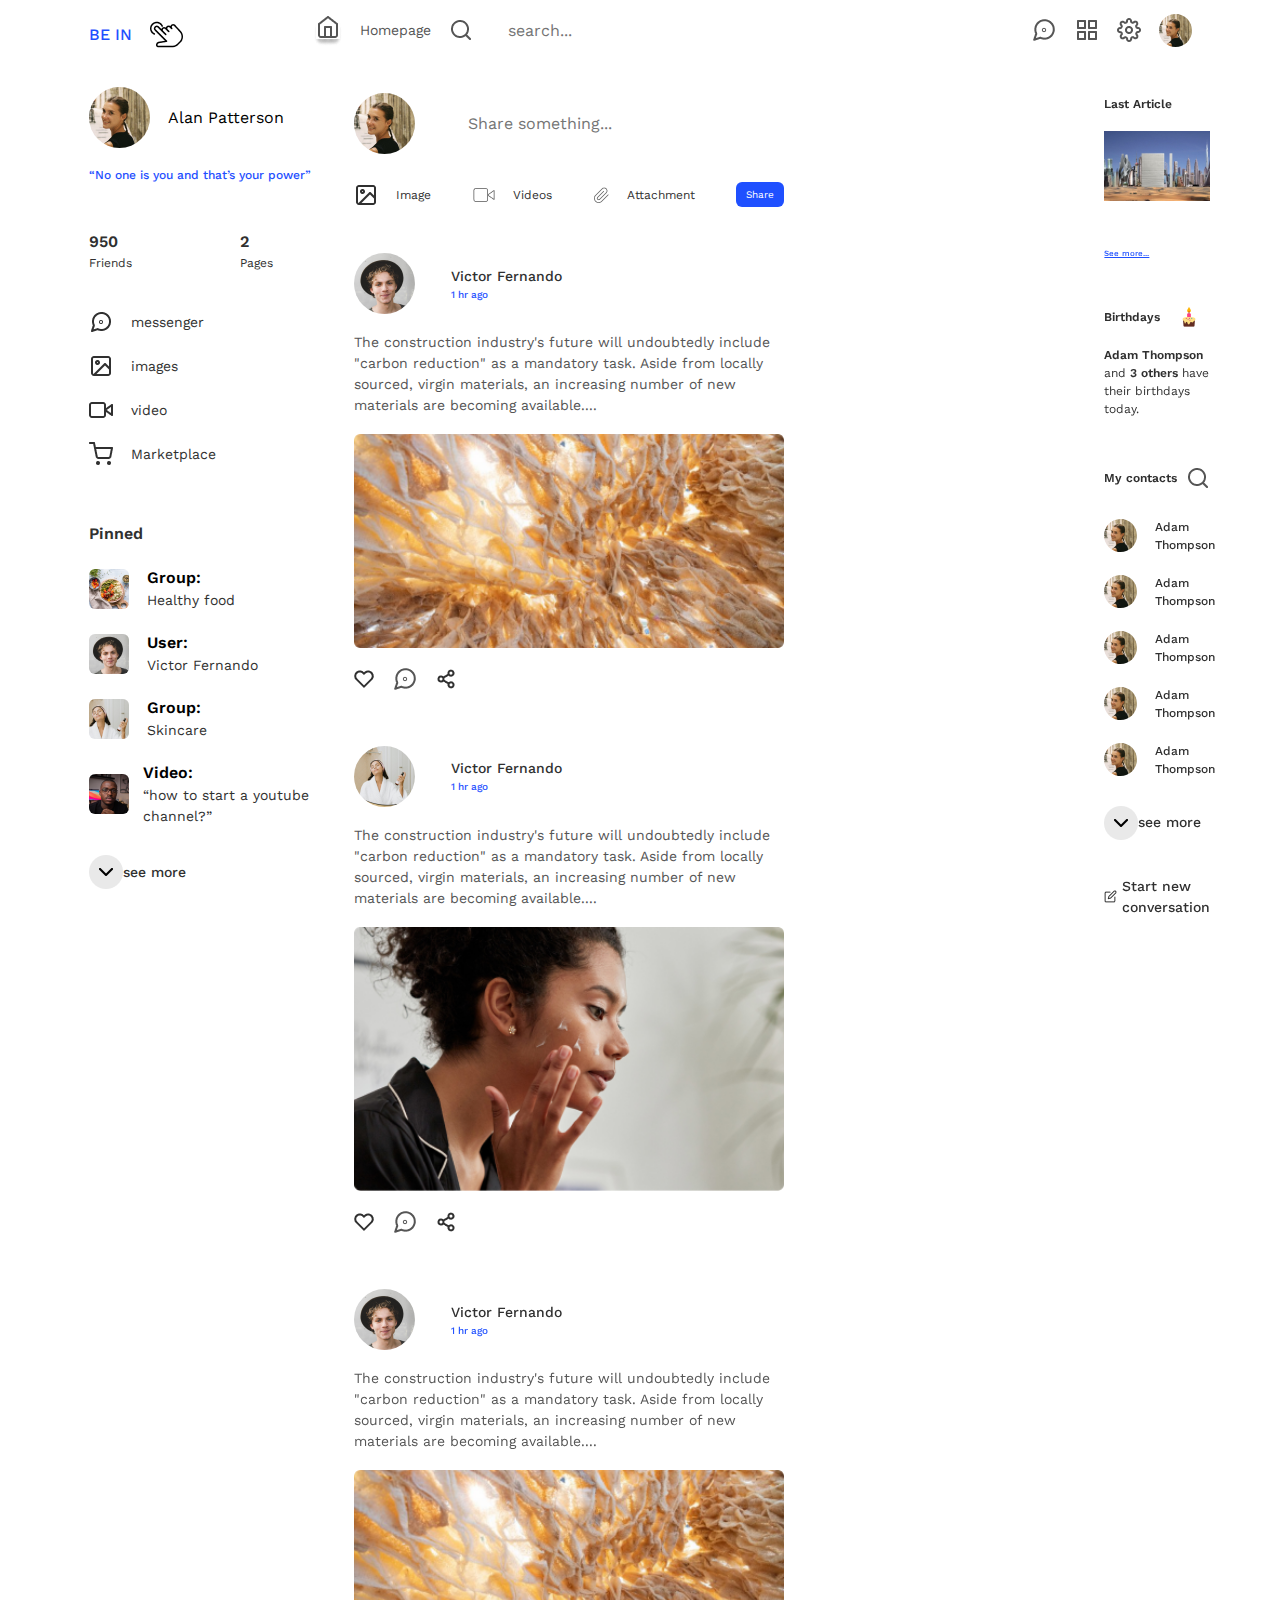
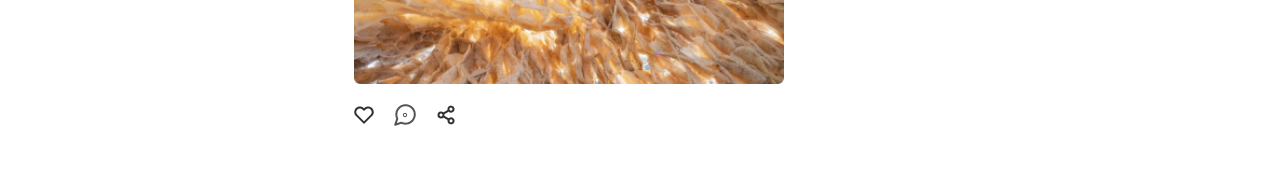
<file: index.html>
<!DOCTYPE html>
<html lang="en">
    <head>
        <meta charset="UTF-8">
        <meta name="viewport" content="width=device-width, initial-scale=1.0">
        <meta name="description" content="unilab homework">
        <meta name="keywords" content="HTMl, CSS, JavaScript, Unilab ">
        <meta name="author" content="Gvantsa Baidoshvili">
        <meta http-equiv="X-UA-Compatible" content="IE=edge">
        <meta property="og:url"                content="" />
        <meta property="og:type"               content="Homepage" />
        <meta property="og:title"              content="Unilab homework" />
        <meta property="og:description"        content="Homework for Unilab" />
        <meta property="og:image"              content="[data-uri]" />
        <link rel="stylesheet" href="./assets/reset.css">
        <link rel="stylesheet" href="./assets/style.css">
        <title>Document</title>
    </head>
<body>
    <main>
        <div class="container ">
            <!-- left side of the page which is fixed -->
            <div class="left-side bg-primary">
                <div class="inner-left-side-top ">
                    <div class="first-left-side-section | padding-block | flex ">
                        <div class="inner-first-left-side-section">
                            <a href="./insdex.html"><h4 class="text-primary-600 fw-medium fs-700">BE IN</h4></a>
                        </div>
                        <div class="inner-first-left-side-section">
                            <a href="./insdex.html"><img src="./assets/img/hand.png" alt="Click Hand"></a>
                        </div>
                    </div>
                    <div class="second-left-side-section  padding-block |">
                        <div class="inner-second-left-side-section-profile flex">
                            <div class="inner-second-left-side-section-user">
                                <img class="user-img" src="./assets/img/UseProfilePIcture.png" alt=" user profile picture">
                            </div>
                            <div class="inner-second-left-side-section-user">
                                <h5 class="fs-700 fw-regular text-primary-500">Alan Patterson</h5>
                            </div>
                        </div>
                        <div class="inner-second-left-side-section-quote  padding-block |">
                            <p class="fs-500 fw-medium text-primary-600">“No one is you and that’s your power”</p>
                        </div>
                    </div>
                    <div class="third-left-side-section | padding-block-100">
                        <div class="inner-third-left-side-section columns">
                            <div class="third-left-side-nubmers-categories-Friends">
                                <div class="third-left-side-nubmers">
                                    <p class="fs-700 fw-SemiBold text-primary-400">950</p>
                                </div>
                                <div class="third-left-side-categories">
                                    <p class="fs-500 fw-regular text-primary-400">Friends</p>
                                </div>
                            </div>
                            <div class="third-left-side-nubmers-categories-Pages">
                                <div class="third-left-side-nubmers">
                                    <p class="fs-700 fw-SemiBold text-primary-400">2</p>
                                </div>
                                <div class="third-left-side-categories">
                                    <p class="fs-500 fw-regular text-primary-400">Pages</p>
                                </div>
                            </div>
                            <div class="third-left-side-nubmers-categories-groups">
                                <div class="third-left-side-nubmers">
                                    <p class="fs-700 fw-SemiBold text-primary-400">10</p>
                                </div>
                                <div class="third-left-side-categories">
                                    <p class="fs-500 fw-regular text-primary-400">Groups</p>
                                </div>
                            </div>
                        </div>
                    </div>
                    <div class="fourth-left-side-section | padding-block ">
                        <div class=" page-categories | padding-block-100 | flex">
                            <div class="inner-page-categories">
                                <img src="./assets/img/message-circle.png" alt="message icon">
                            </div>
                            <div class="inner-page-categories">
                                <p class="fs-600 fw-regular text-primary-400">messenger</p>
                            </div>
                        </div>
                        <div class=" page-categories | padding-block-100 | flex">
                            <div class="inner-page-categories">
                                <img src="./assets/img/image.png" alt="image icon">
                            </div>
                            <div class="inner-page-categories">
                                <p class="fs-600 fw-regular text-primary-400">images</p>
                            </div>
                        </div><div class=" page-categories | padding-block-100 | flex">
                            <div class="inner-page-categories">
                                <img src="./assets/img/video.png" alt="video icon">
                            </div>
                            <div class="inner-page-categories">
                                <p class="fs-600 fw-regular text-primary-400">video</p>
                            </div>
                        </div>
                        <div class=" page-categories | padding-block-100 | flex">
                            <div class="inner-page-categories">
                                <img src="./assets/img/shopping-cart.png" alt="shopping icon">
                            </div>
                            <div class="inner-page-categories">
                                <p class="fs-600 fw-regular text-primary-400">Marketplace</p>
                            </div>
                        </div>
                    </div>
                    <div class="inner-left-side-bottom | padding-block">
                        <div class="first-section-inner-left-bottom">
                            <div class="inner-first-section | padding-block-100 |">
                                <h4 class="fs-700 fw-SemiBold text-primary-400">Pinned</h4>
                            </div>
                            <div class="pinned-categories-inner-left-side-bottom ">
                                <div class="pinned-categories flex | padding-block-100 |">
                                    <div class="inner-pinned-categories">
                                        <img src="./assets/img/ella-olsson-KPDbRyFOTnE-unsplash 1.png" alt="">
                                    </div>
                                    <div class="inner-pinned-categories">
                                        <span class="fw-SemiBold text-primary-500">Group:</span> <p class="fs-600 fw-regular text-primary-400"> Healthy food</p>
                                    </div>
                                </div>
                                <div class="pinned-categories flex | padding-block-100 |">
                                    <div class="inner-pinned-categories">
                                        <img src="./assets/img/ian-dooley-d1UPkiFd04A-unsplash 1.png" alt="">
                                    </div>
                                    <div class="inner-pinned-categories">
                                        <span class="fw-SemiBold text-primary-500">User:</span> <p class="fs-600 fw-regular text-primary-400">Victor Fernando</p>
                                    </div>
                                </div><div class="pinned-categories flex | padding-block-100 |">
                                    <div class="inner-pinned-categories">
                                        <img src="./assets/img/kalos-skincare-jyKa0Ynxvow-unsplash 1.png" alt="">
                                    </div>
                                    <div class="inner-pinned-categories">
                                        <span class="fw-SemiBold text-primary-500">Group:</span><p class="fs-600 fw-regular text-primary-400"> Skincare  </p>
                                    </div>
                                </div><div class="pinned-categories flex | padding-block-100 |">
                                    <div class="inner-pinned-categories">
                                        <img src="./assets/img/nubelson-fernandes-MdNWaOxZ3Z8-unsplash 1.png" alt="">
                                    </div>
                                    <div class="inner-pinned-categories">
                                        <span class="fw-SemiBold text-primary-500">Video:</span><p class="fs-600 fw-regular text-primary-400"> “how to start a 
                                            youtube channel?”</p>
                                    </div>
                                </div>
                            </div>
                            <div class="left-side-last-section | padding-block | flex">
                                <div class="down-errow">
                                    <img src="./assets/img/Group 1.png" alt="down errow">
                                </div>
                                <div class="see-more">
                                    <p class="fs-600 fw-medium text-primary-400">see more</p>
                                </div>
                            </div>
                        </div>
                    </div>
                </div>
            </div>

            <!-- right side menu -->
            <!-- header -->
            <div class="right-side-menu ">
                <div class="header bg-primary flex-header">
                    <div class="inner-header-left-side-header flex | padding-block-100">
                        <div class="left-side-header flex">
                            <div class="inner-left-side-header">
                                <img src="./assets/img/home.png" alt="home icon">
                            </div>
                            <div class="inner-left-side-header">
                                <p class="fs-600 fw-regular text-primary-300">Homepage</p>
                            </div>
                        </div>
                        <div class="left-side-header-search flex">
                            <div class="inner-left-side-header-search">
                                <img src="./assets/img/search.png" alt="search icon">
                            </div>
                            <div class="inner-left-side-header-search">
                                <input type="search" placeholder="search...">
                            </div>
                        </div>
                    </div>
                    <div class="header-right-side flex | padding-block-100">
                        <div class="inner-header-right-side flex">
                            <div class="header-category-first">
                                <img src="./assets/img/message-circle (1).png" alt="message iocn">
                            </div>
                            <div class="header-category-second">
                                <img src="./assets/img/grid.png" alt="grid iocn">
                            </div>
                            <div class="header-category-third">
                                <img src="./assets/img/settings.png" alt="settings iocn">
                            </div>
                        </div>
                        <div class="user-profile">
                            <img class="user-img" src="./assets/img/denis-tuksar-hdKswq3ZSwk-unsplash 1 (1).png" alt="user profile">
                        </div>
                    </div>
                </div>


                <!-- main section -->

                <div class="main-section-middle bg-primary ">
                    <div class="main-columns">
                        <div class="main-section-container">
                            <div class="post-section">
                                <div class="post-section-top flex | padding-block">
                                    <div class="post-section-top-user">
                                        <img class="user-img" src="./assets/img/UseProfilePIcture.png" alt=" User Profile PIcture">
                                    </div>
                                    <div class="post-section-input">
                                        <input type="text" placeholder="Share something...">
                                    </div>
                                </div>
                                <div class="post-section-categories | padding-block-100 | flex-header">
                                    <div class="post-section-categories-image flex">
                                        <img src="./assets/img/image.png" alt="image icon">
                                        <p class="fs-500 fw-regular text-primary-400">Image</p>
                                    </div>
                                    <div class="post-section-categories-image flex">
                                        <img src="./assets/img/video (1).png" alt="video icon">
                                        <p class="fs-500 fw-regular text-primary-400">Videos</p>
                                    </div><div class="post-section-categories-image flex">
                                        <img src="./assets/img/Vector (1).png" alt="Vector icon">
                                        <p class="fs-500 fw-regular text-primary-400">Attachment</p>
                                    </div>
                                    <button class="button-style" type="submit">Share</button>
                                </div>
                            </div>
                        </div>
                        <div class="main-section-users-posts | padding-block">
                            <div class="inner-main-section-users-posts | padding-block">
                                <div class="user&post-information flex">
                                    <div class="user-img">
                                        <img class="user-img" src="./assets/img/ian-dooley-d1UPkiFd04A-unsplash 1 (1).png" alt="">
                                    </div>
                                    <div class="user-name">
                                        <p class="fs-600 fw-medium text-primary-400">Victor Fernando</p>
                                        <h5 class="fs-400 fw-medium text-primary-600">1 hr ago</h5>
                                    </div>
                                </div>
                                <div class="post-description | padding-block">
                                    <p class="fs-600 fw-regular text-primary-300">The construction industry's future will undoubtedly include "carbon reduction" as a mandatory task. Aside from locally sourced, virgin materials, an increasing number of new materials are becoming available....</p>
                                </div>
                                <div class="post-img">
                                    <img src="./assets/img/image 2.png" alt="carbon reduction">
                                </div>
                                <div class="main-section-icons flex | padding-block">
                                    <div>
                                        <img src="./assets/img/heart.png" alt="heart iocn">
                                    </div>
                                    <div>
                                        <img src="./assets/img/message-circle (1).png" alt="message iocn">
                                    </div>
                                    <div>
                                        <a href="#"><img src="./assets/img/share-2.png" alt="share iocn"></a>
                                    </div>
                                </div>
                            </div>
                            <div class="inner-main-section-users-posts | padding-block">
                                <div class="user&post-information flex ">
                                    <div class="user-img">
                                        <img class="user-img" src="./assets/img/kalos-skincare-jyKa0Ynxvow-unsplash 1 (1).png" alt="">
                                    </div>
                                    <div class="user-name">
                                        <p class="fs-600 fw-medium text-primary-400">Victor Fernando</p>
                                        <h5 class="fs-400 fw-medium text-primary-600">1 hr ago</h5>
                                    </div>
                                </div>
                                <div class="post-description | padding-block">
                                    <p class="fs-600 fw-regular text-primary-300">The construction industry's future will undoubtedly include "carbon reduction" as a mandatory task. Aside from locally sourced, virgin materials, an increasing number of new materials are becoming available....</p>
                                </div>
                                <div class="post-img">
                                    <img src="./assets/img/image 31.png" alt="carbon reduction">
                                </div>
                                <div class="main-section-icons flex | padding-block">
                                    <div>
                                        <img src="./assets/img/heart.png" alt="heart iocn">
                                    </div>
                                    <div>
                                        <img src="./assets/img/message-circle (1).png" alt="message iocn">
                                    </div>
                                    <div>
                                        <a href="#"><img src="./assets/img/share-2.png" alt="share iocn"></a>
                                    </div>
                                </div>
                            </div>
                            <div class="inner-main-section-users-posts | padding-block">
                                <div class="user&post-information flex">
                                    <div class="user-img">
                                        <img class="user-img" src="./assets/img/ian-dooley-d1UPkiFd04A-unsplash 1 (1).png" alt="">
                                    </div>
                                    <div class="user-name">
                                        <p class="fs-600 fw-medium text-primary-400">Victor Fernando</p>
                                        <h5 class="fs-400 fw-medium text-primary-600">1 hr ago</h5>
                                    </div>
                                </div>
                                <div class="post-description | padding-block">
                                    <p class="fs-600 fw-regular text-primary-300">The construction industry's future will undoubtedly include "carbon reduction" as a mandatory task. Aside from locally sourced, virgin materials, an increasing number of new materials are becoming available....</p>
                                </div>
                                <div class="post-img">
                                    <img src="./assets/img/image 2.png" alt="carbon reduction">
                                </div>
                                <div class="main-section-icons flex | padding-block">
                                    <div>
                                        <img src="./assets/img/heart.png" alt="heart iocn">
                                    </div>
                                    <div>
                                        <img src="./assets/img/message-circle (1).png" alt="message iocn">
                                    </div>
                                    <div>
                                        <a href="#"><img src="./assets/img/share-2.png" alt="share iocn"></a>
                                    </div>
                                </div>
                            </div>
                        </div>
                    </div>

                    <!-- right-right secton -->
    
                    <div class="right-articles">
                        <div class="right-article-container">
                            <div class="last-article">
                                <div class="last-article-title">
                                    <h3 class="fs-500 fw-SemiBold text-primary-400">Last Article</h3>
                                </div>
                                <div class="last-article-img | padding-block">
                                    <img src="./assets/img/image 1.png" alt="city view">
                                </div>
                                <div class="last-article-more">
                                    <p class="">See more...</p>
                                </div>
                            </div>
                            <div class="birthday-section">
                                <div class="birthday-title | padding-block | flex">
                                    <h4 class="fs-500 fw-SemiBold text-primary-400">Birthdays</h4>
                                    <img src="./assets/img/icons8-cute-cake-96 1.png" alt="birthday cake icon">
                                </div>
                                <div class="birthday-info">
                                    <p class="fs-500 fw-regular text-primary-400"> <span class="fw-SemiBold">Adam Thompson</span> and <span class="fw-SemiBold">3 others</span> have their birthdays today.</p>
                                </div>
                            </div>
                            <div class="contact-section">
                                <div class="contact-title | padding-block | flex-header">
                                    <h4 class="fs-500 fw-SemiBold text-primary-400">My contacts</h4>
                                    <img src="./assets/img/search.png" alt="search icon">
                                </div>
                                <div class="contact-info flex padding-block-100">
                                    <img class="user-img" src="./assets/img/denis-tuksar-hdKswq3ZSwk-unsplash 1 (1).png" alt="user image">
                                    <p class="fs-500 fw-medium text-primary-400">Adam Thompson</p>
                                </div>
                                <div class="contact-info flex padding-block-100">
                                    <img class="user-img" src="./assets/img/denis-tuksar-hdKswq3ZSwk-unsplash 1 (1).png" alt="user image">
                                    <p class="fs-500 fw-medium text-primary-400">Adam Thompson</p>
                                </div>
                                <div class="contact-info flex padding-block-100">
                                    <img class="user-img" src="./assets/img/denis-tuksar-hdKswq3ZSwk-unsplash 1 (1).png" alt="user image">
                                    <p class="fs-500 fw-medium text-primary-400">Adam Thompson</p>
                                </div>
                                <div class="contact-info flex padding-block-100">
                                    <img class="user-img" src="./assets/img/denis-tuksar-hdKswq3ZSwk-unsplash 1 (1).png" alt="user image">
                                    <p class="fs-500 fw-medium text-primary-400">Adam Thompson</p>
                                </div>
                                <div class="contact-info flex padding-block-100">
                                    <img class="user-img" src="./assets/img/denis-tuksar-hdKswq3ZSwk-unsplash 1 (1).png" alt="user image">
                                    <p class="fs-500 fw-medium text-primary-400">Adam Thompson</p>
                                </div>
                            </div>
                            <div class=" | padding-block | flex">
                                <div class="down-errow">
                                    <img src="./assets/img/Group 1.png" alt="down errow">
                                </div>
                                <div class="see-more">
                                    <p class="fs-600 fw-medium text-primary-400">see more</p>
                                </div>
                            </div>
                            <div class=" | padding-block | flex">
                                <div class="edit">
                                    <img src="./assets/img/edit.png" alt="edit errow">
                                </div>
                                <div class="conversation">
                                    <p class="fs-600 fw-medium text-primary-400">Start new conversation</p>
                                </div>
                            </div>
                        </div>
                    </div>
                </div>


            </div>


        </div>
    </main>
</body>
</html>
</file>
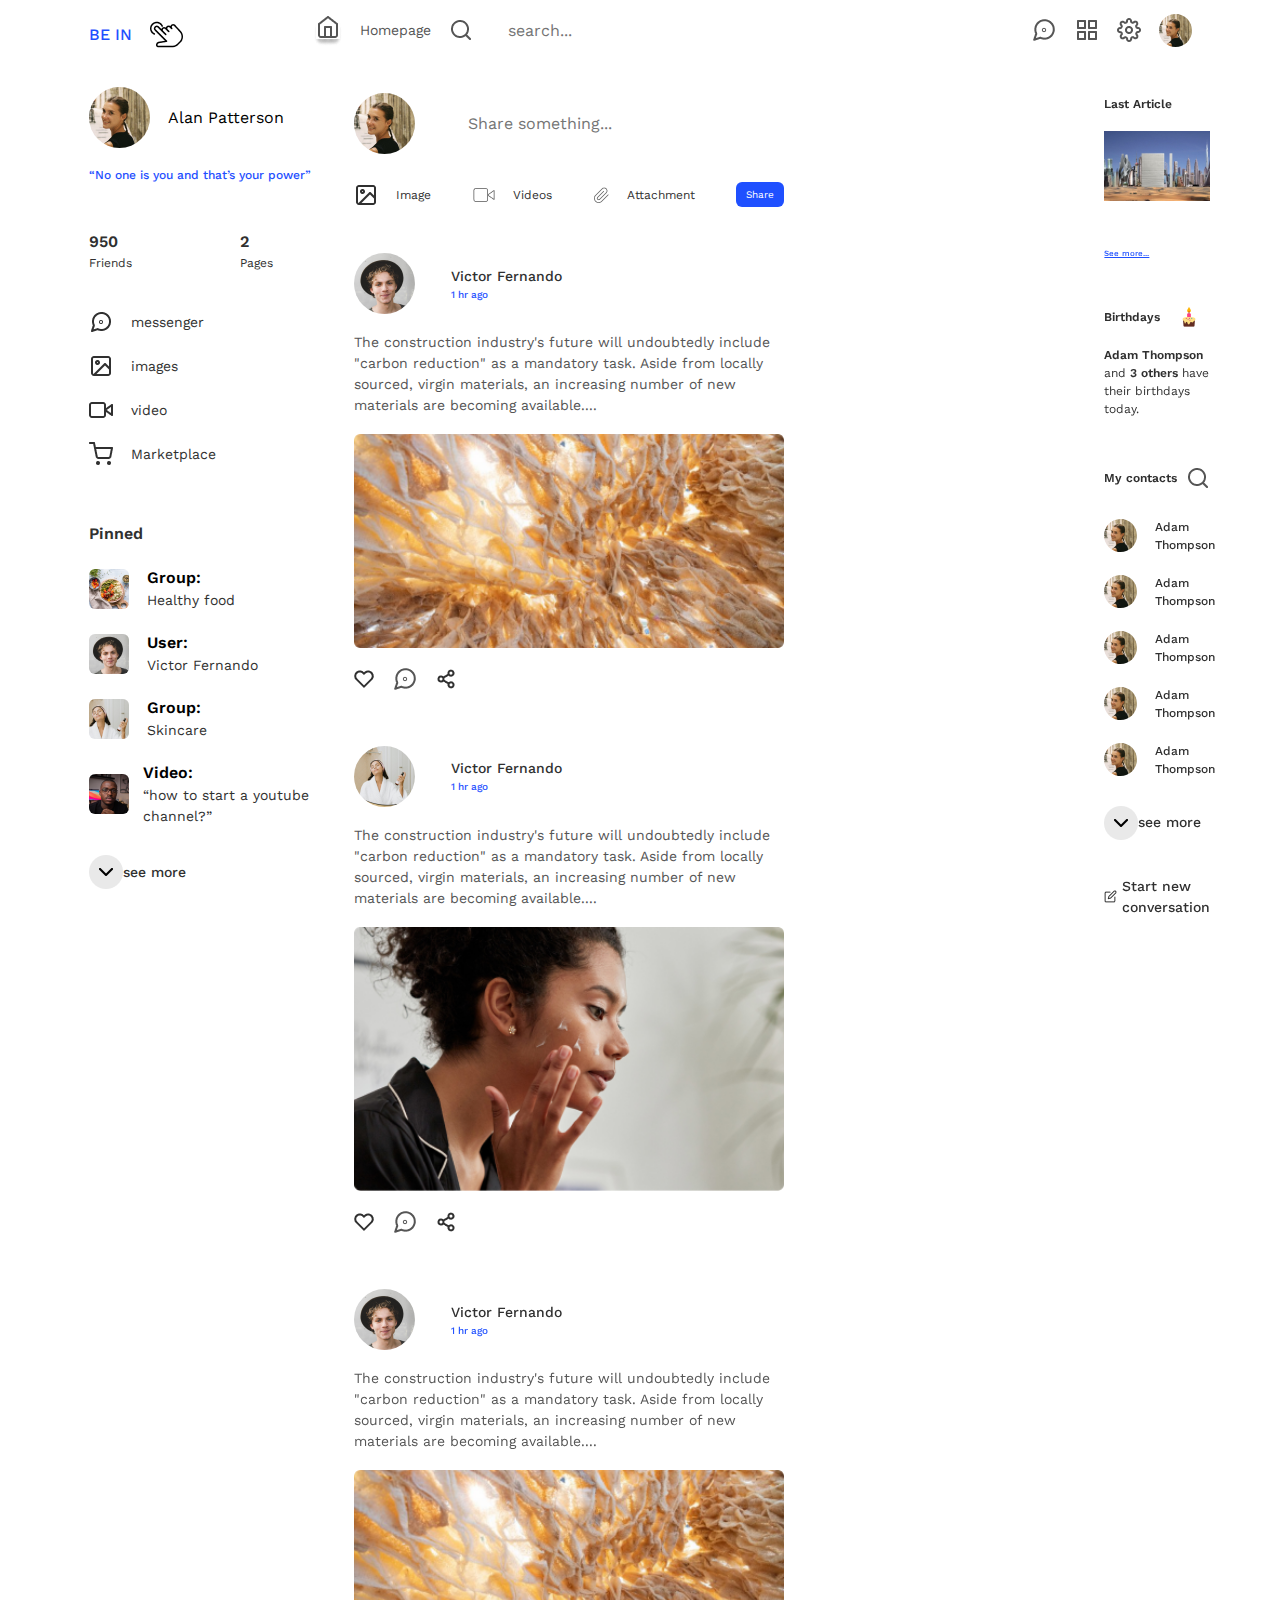
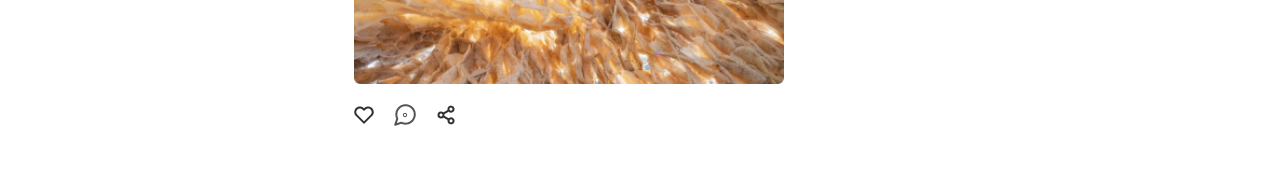
<file: insdex.html>
<!DOCTYPE html>
<html lang="en">
    <head>
        <meta charset="UTF-8">
        <meta name="viewport" content="width=device-width, initial-scale=1.0">
        <meta name="description" content="unilab homework">
        <meta name="keywords" content="HTMl, CSS, JavaScript, Unilab, alpa, comapany, insurance, ">
        <meta name="author" content="Gvantsa Baidoshvili">
        <meta http-equiv="X-UA-Compatible" content="IE=edge">
        <meta property="og:url"                content="" />
        <meta property="og:type"               content="Homepage" />
        <meta property="og:title"              content="Unilab homework" />
        <meta property="og:description"        content="Homework for Unilab" />
        <meta property="og:image"              content="[data-uri]" />
        <link rel="stylesheet" href="./assets/reset.css">
        <link rel="stylesheet" href="./assets/style.css">
        <title>Document</title>
    </head>
<body>
    <main>
        <div class="container ">
            <!-- left side of the page which is fixed -->
            <div class="left-side bg-primary">
                <div class="inner-left-side-top ">
                    <div class="first-left-side-section | padding-block | flex ">
                        <div class="inner-first-left-side-section">
                            <a href="./insdex.html"><h4 class="text-primary-600 fw-medium fs-700">BE IN</h4></a>
                        </div>
                        <div class="inner-first-left-side-section">
                            <a href="./insdex.html"><img src="./assets/img/hand.png" alt="Click Hand"></a>
                        </div>
                    </div>
                    <div class="second-left-side-section  padding-block |">
                        <div class="inner-second-left-side-section-profile flex">
                            <div class="inner-second-left-side-section-user">
                                <img class="user-img" src="./assets/img/UseProfilePIcture.png" alt=" user profile picture">
                            </div>
                            <div class="inner-second-left-side-section-user">
                                <h5 class="fs-700 fw-regular text-primary-500">Alan Patterson</h5>
                            </div>
                        </div>
                        <div class="inner-second-left-side-section-quote  padding-block |">
                            <p class="fs-500 fw-medium text-primary-600">“No one is you and that’s your power”</p>
                        </div>
                    </div>
                    <div class="third-left-side-section | padding-block-100">
                        <div class="inner-third-left-side-section columns">
                            <div class="third-left-side-nubmers-categories-Friends">
                                <div class="third-left-side-nubmers">
                                    <p class="fs-700 fw-SemiBold text-primary-400">950</p>
                                </div>
                                <div class="third-left-side-categories">
                                    <p class="fs-500 fw-regular text-primary-400">Friends</p>
                                </div>
                            </div>
                            <div class="third-left-side-nubmers-categories-Pages">
                                <div class="third-left-side-nubmers">
                                    <p class="fs-700 fw-SemiBold text-primary-400">2</p>
                                </div>
                                <div class="third-left-side-categories">
                                    <p class="fs-500 fw-regular text-primary-400">Pages</p>
                                </div>
                            </div>
                            <div class="third-left-side-nubmers-categories-groups">
                                <div class="third-left-side-nubmers">
                                    <p class="fs-700 fw-SemiBold text-primary-400">10</p>
                                </div>
                                <div class="third-left-side-categories">
                                    <p class="fs-500 fw-regular text-primary-400">Groups</p>
                                </div>
                            </div>
                        </div>
                    </div>
                    <div class="fourth-left-side-section | padding-block ">
                        <div class=" page-categories | padding-block-100 | flex">
                            <div class="inner-page-categories">
                                <img src="./assets/img/message-circle.png" alt="message icon">
                            </div>
                            <div class="inner-page-categories">
                                <p class="fs-600 fw-regular text-primary-400">messenger</p>
                            </div>
                        </div>
                        <div class=" page-categories | padding-block-100 | flex">
                            <div class="inner-page-categories">
                                <img src="./assets/img/image.png" alt="image icon">
                            </div>
                            <div class="inner-page-categories">
                                <p class="fs-600 fw-regular text-primary-400">images</p>
                            </div>
                        </div><div class=" page-categories | padding-block-100 | flex">
                            <div class="inner-page-categories">
                                <img src="./assets/img/video.png" alt="video icon">
                            </div>
                            <div class="inner-page-categories">
                                <p class="fs-600 fw-regular text-primary-400">video</p>
                            </div>
                        </div>
                        <div class=" page-categories | padding-block-100 | flex">
                            <div class="inner-page-categories">
                                <img src="./assets/img/shopping-cart.png" alt="shopping icon">
                            </div>
                            <div class="inner-page-categories">
                                <p class="fs-600 fw-regular text-primary-400">Marketplace</p>
                            </div>
                        </div>
                    </div>
                    <div class="inner-left-side-bottom | padding-block">
                        <div class="first-section-inner-left-bottom">
                            <div class="inner-first-section | padding-block-100 |">
                                <h4 class="fs-700 fw-SemiBold text-primary-400">Pinned</h4>
                            </div>
                            <div class="pinned-categories-inner-left-side-bottom ">
                                <div class="pinned-categories flex | padding-block-100 |">
                                    <div class="inner-pinned-categories">
                                        <img src="./assets/img/ella-olsson-KPDbRyFOTnE-unsplash 1.png" alt="">
                                    </div>
                                    <div class="inner-pinned-categories">
                                        <span class="fw-SemiBold text-primary-500">Group:</span> <p class="fs-600 fw-regular text-primary-400"> Healthy food</p>
                                    </div>
                                </div>
                                <div class="pinned-categories flex | padding-block-100 |">
                                    <div class="inner-pinned-categories">
                                        <img src="./assets/img/ian-dooley-d1UPkiFd04A-unsplash 1.png" alt="">
                                    </div>
                                    <div class="inner-pinned-categories">
                                        <span class="fw-SemiBold text-primary-500">User:</span> <p class="fs-600 fw-regular text-primary-400">Victor Fernando</p>
                                    </div>
                                </div><div class="pinned-categories flex | padding-block-100 |">
                                    <div class="inner-pinned-categories">
                                        <img src="./assets/img/kalos-skincare-jyKa0Ynxvow-unsplash 1.png" alt="">
                                    </div>
                                    <div class="inner-pinned-categories">
                                        <span class="fw-SemiBold text-primary-500">Group:</span><p class="fs-600 fw-regular text-primary-400"> Skincare  </p>
                                    </div>
                                </div><div class="pinned-categories flex | padding-block-100 |">
                                    <div class="inner-pinned-categories">
                                        <img src="./assets/img/nubelson-fernandes-MdNWaOxZ3Z8-unsplash 1.png" alt="">
                                    </div>
                                    <div class="inner-pinned-categories">
                                        <span class="fw-SemiBold text-primary-500">Video:</span><p class="fs-600 fw-regular text-primary-400"> “how to start a 
                                            youtube channel?”</p>
                                    </div>
                                </div>
                            </div>
                            <div class="left-side-last-section | padding-block | flex">
                                <div class="down-errow">
                                    <img src="./assets/img/Group 1.png" alt="down errow">
                                </div>
                                <div class="see-more">
                                    <p class="fs-600 fw-medium text-primary-400">see more</p>
                                </div>
                            </div>
                        </div>
                    </div>
                </div>
            </div>

            <!-- right side menu -->
            <!-- header -->
            <div class="right-side-menu ">
                <div class="header bg-primary flex-header">
                    <div class="inner-header-left-side-header flex | padding-block-100">
                        <div class="left-side-header flex">
                            <div class="inner-left-side-header">
                                <img src="./assets/img/home.png" alt="home icon">
                            </div>
                            <div class="inner-left-side-header">
                                <p class="fs-600 fw-regular text-primary-300">Homepage</p>
                            </div>
                        </div>
                        <div class="left-side-header-search flex">
                            <div class="inner-left-side-header-search">
                                <img src="./assets/img/search.png" alt="search icon">
                            </div>
                            <div class="inner-left-side-header-search">
                                <input type="search" placeholder="search...">
                            </div>
                        </div>
                    </div>
                    <div class="header-right-side flex | padding-block-100">
                        <div class="inner-header-right-side flex">
                            <div class="header-category-first">
                                <img src="./assets/img/message-circle (1).png" alt="message iocn">
                            </div>
                            <div class="header-category-second">
                                <img src="./assets/img/grid.png" alt="grid iocn">
                            </div>
                            <div class="header-category-third">
                                <img src="./assets/img/settings.png" alt="settings iocn">
                            </div>
                        </div>
                        <div class="user-profile">
                            <img class="user-img" src="./assets/img/denis-tuksar-hdKswq3ZSwk-unsplash 1 (1).png" alt="user profile">
                        </div>
                    </div>
                </div>


                <!-- main section -->

                <div class="main-section-middle bg-primary ">
                    <div class="main-columns">
                        <div class="main-section-container">
                            <div class="post-section">
                                <div class="post-section-top flex | padding-block">
                                    <div class="post-section-top-user">
                                        <img class="user-img" src="./assets/img/UseProfilePIcture.png" alt=" User Profile PIcture">
                                    </div>
                                    <div class="post-section-input">
                                        <input type="text" placeholder="Share something...">
                                    </div>
                                </div>
                                <div class="post-section-categories | padding-block-100 | flex-header">
                                    <div class="post-section-categories-image flex">
                                        <img src="./assets/img/image.png" alt="image icon">
                                        <p class="fs-500 fw-regular text-primary-400">Image</p>
                                    </div>
                                    <div class="post-section-categories-image flex">
                                        <img src="./assets/img/video (1).png" alt="video icon">
                                        <p class="fs-500 fw-regular text-primary-400">Videos</p>
                                    </div><div class="post-section-categories-image flex">
                                        <img src="./assets/img/Vector (1).png" alt="Vector icon">
                                        <p class="fs-500 fw-regular text-primary-400">Attachment</p>
                                    </div>
                                    <button class="button-style" type="submit">Share</button>
                                </div>
                            </div>
                        </div>
                        <div class="main-section-users-posts | padding-block">
                            <div class="inner-main-section-users-posts | padding-block">
                                <div class="user&post-information flex">
                                    <div class="user-img">
                                        <img class="user-img" src="./assets/img/ian-dooley-d1UPkiFd04A-unsplash 1 (1).png" alt="">
                                    </div>
                                    <div class="user-name">
                                        <p class="fs-600 fw-medium text-primary-400">Victor Fernando</p>
                                        <h5 class="fs-400 fw-medium text-primary-600">1 hr ago</h5>
                                    </div>
                                </div>
                                <div class="post-description | padding-block">
                                    <p class="fs-600 fw-regular text-primary-300">The construction industry's future will undoubtedly include "carbon reduction" as a mandatory task. Aside from locally sourced, virgin materials, an increasing number of new materials are becoming available....</p>
                                </div>
                                <div class="post-img">
                                    <img src="./assets/img/image 2.png" alt="carbon reduction">
                                </div>
                                <div class="main-section-icons flex | padding-block">
                                    <div>
                                        <img src="./assets/img/heart.png" alt="heart iocn">
                                    </div>
                                    <div>
                                        <img src="./assets/img/message-circle (1).png" alt="message iocn">
                                    </div>
                                    <div>
                                        <a href="#"><img src="./assets/img/share-2.png" alt="share iocn"></a>
                                    </div>
                                </div>
                            </div>
                            <div class="inner-main-section-users-posts | padding-block">
                                <div class="user&post-information flex ">
                                    <div class="user-img">
                                        <img class="user-img" src="./assets/img/kalos-skincare-jyKa0Ynxvow-unsplash 1 (1).png" alt="">
                                    </div>
                                    <div class="user-name">
                                        <p class="fs-600 fw-medium text-primary-400">Victor Fernando</p>
                                        <h5 class="fs-400 fw-medium text-primary-600">1 hr ago</h5>
                                    </div>
                                </div>
                                <div class="post-description | padding-block">
                                    <p class="fs-600 fw-regular text-primary-300">The construction industry's future will undoubtedly include "carbon reduction" as a mandatory task. Aside from locally sourced, virgin materials, an increasing number of new materials are becoming available....</p>
                                </div>
                                <div class="post-img">
                                    <img src="./assets/img/image 31.png" alt="carbon reduction">
                                </div>
                                <div class="main-section-icons flex | padding-block">
                                    <div>
                                        <img src="./assets/img/heart.png" alt="heart iocn">
                                    </div>
                                    <div>
                                        <img src="./assets/img/message-circle (1).png" alt="message iocn">
                                    </div>
                                    <div>
                                        <a href="#"><img src="./assets/img/share-2.png" alt="share iocn"></a>
                                    </div>
                                </div>
                            </div>
                            <div class="inner-main-section-users-posts | padding-block">
                                <div class="user&post-information flex">
                                    <div class="user-img">
                                        <img class="user-img" src="./assets/img/ian-dooley-d1UPkiFd04A-unsplash 1 (1).png" alt="">
                                    </div>
                                    <div class="user-name">
                                        <p class="fs-600 fw-medium text-primary-400">Victor Fernando</p>
                                        <h5 class="fs-400 fw-medium text-primary-600">1 hr ago</h5>
                                    </div>
                                </div>
                                <div class="post-description | padding-block">
                                    <p class="fs-600 fw-regular text-primary-300">The construction industry's future will undoubtedly include "carbon reduction" as a mandatory task. Aside from locally sourced, virgin materials, an increasing number of new materials are becoming available....</p>
                                </div>
                                <div class="post-img">
                                    <img src="./assets/img/image 2.png" alt="carbon reduction">
                                </div>
                                <div class="main-section-icons flex | padding-block">
                                    <div>
                                        <img src="./assets/img/heart.png" alt="heart iocn">
                                    </div>
                                    <div>
                                        <img src="./assets/img/message-circle (1).png" alt="message iocn">
                                    </div>
                                    <div>
                                        <a href="#"><img src="./assets/img/share-2.png" alt="share iocn"></a>
                                    </div>
                                </div>
                            </div>
                        </div>
                    </div>

                    <!-- right-right secton -->
    
                    <div class="right-articles">
                        <div class="right-article-container">
                            <div class="last-article">
                                <div class="last-article-title">
                                    <h3 class="fs-500 fw-SemiBold text-primary-400">Last Article</h3>
                                </div>
                                <div class="last-article-img | padding-block">
                                    <img src="./assets/img/image 1.png" alt="city view">
                                </div>
                                <div class="last-article-more">
                                    <p class="">See more...</p>
                                </div>
                            </div>
                            <div class="birthday-section">
                                <div class="birthday-title | padding-block | flex">
                                    <h4 class="fs-500 fw-SemiBold text-primary-400">Birthdays</h4>
                                    <img src="./assets/img/icons8-cute-cake-96 1.png" alt="birthday cake icon">
                                </div>
                                <div class="birthday-info">
                                    <p class="fs-500 fw-regular text-primary-400"> <span class="fw-SemiBold">Adam Thompson</span> and <span class="fw-SemiBold">3 others</span> have their birthdays today.</p>
                                </div>
                            </div>
                            <div class="contact-section">
                                <div class="contact-title | padding-block | flex-header">
                                    <h4 class="fs-500 fw-SemiBold text-primary-400">My contacts</h4>
                                    <img src="./assets/img/search.png" alt="search icon">
                                </div>
                                <div class="contact-info flex padding-block-100">
                                    <img class="user-img" src="./assets/img/denis-tuksar-hdKswq3ZSwk-unsplash 1 (1).png" alt="user image">
                                    <p class="fs-500 fw-medium text-primary-400">Adam Thompson</p>
                                </div>
                                <div class="contact-info flex padding-block-100">
                                    <img class="user-img" src="./assets/img/denis-tuksar-hdKswq3ZSwk-unsplash 1 (1).png" alt="user image">
                                    <p class="fs-500 fw-medium text-primary-400">Adam Thompson</p>
                                </div>
                                <div class="contact-info flex padding-block-100">
                                    <img class="user-img" src="./assets/img/denis-tuksar-hdKswq3ZSwk-unsplash 1 (1).png" alt="user image">
                                    <p class="fs-500 fw-medium text-primary-400">Adam Thompson</p>
                                </div>
                                <div class="contact-info flex padding-block-100">
                                    <img class="user-img" src="./assets/img/denis-tuksar-hdKswq3ZSwk-unsplash 1 (1).png" alt="user image">
                                    <p class="fs-500 fw-medium text-primary-400">Adam Thompson</p>
                                </div>
                                <div class="contact-info flex padding-block-100">
                                    <img class="user-img" src="./assets/img/denis-tuksar-hdKswq3ZSwk-unsplash 1 (1).png" alt="user image">
                                    <p class="fs-500 fw-medium text-primary-400">Adam Thompson</p>
                                </div>
                            </div>
                            <div class=" | padding-block | flex">
                                <div class="down-errow">
                                    <img src="./assets/img/Group 1.png" alt="down errow">
                                </div>
                                <div class="see-more">
                                    <p class="fs-600 fw-medium text-primary-400">see more</p>
                                </div>
                            </div>
                            <div class=" | padding-block | flex">
                                <div class="edit">
                                    <img src="./assets/img/edit.png" alt="edit errow">
                                </div>
                                <div class="conversation">
                                    <p class="fs-600 fw-medium text-primary-400">Start new conversation</p>
                                </div>
                            </div>
                        </div>
                    </div>
                </div>


            </div>


        </div>
    </main>
</body>
</html>
</file>
<file: assets/style.css>
@import url('https://fonts.googleapis.com/css2?family=Work+Sans:wght@400;500;600&display=swap');

:root{
    --clr-primary-600:#1F50FF;

    --clr-primary-500:#000000;
    --clr-primary-400:#303030;
    --clr-primary-300:#555555;
    --clr-primary-200:#888888;
    --clr-primary-100:#FFFFFF;


/* font-family */
    --ff-primary: 'Work Sans', sans-serif;

    --ff-body: var(--ff-primary);
    --ff-heading: var(--ff-primary);

    /* font-weight */
    --fw-regular:400;
    --fw-medium:500;
    --fw-SemiBold:600;

    /* font-size */
    --fs-100:0.375rem;    /* 6px */
    --fs-200:0.4375rem;    /* 7px */
    --fs-300:0.5rem;    /* 8px */
    --fs-400:0.625rem;    /* 10px */
    --fs-500:0.75rem;    /* 12px */
    --fs-600:0.875rem;    /* 14px */
    --fs-700:1rem;    /* 16px */

/* paddings, margins */
    --size-100:0.625rem;    /* 10px */
    --size-200:0.75rem;    /* 12px */
    --size-300:1.125rem;    /* 18px */
    --size-400:1.25rem;    /* 20px */
    --size-500:1.375ren;    /* 22px */
    --size-600:1.75rem;    /* 28px */
    --size-700:1.875rem;    /* 30px */
    --size-800:3rem;    /* 48px */
    --size-900: 4rem;    /* 60px */
}

/* utility classes */


/* font color */
.text-primary-600{
    color: var(--clr-primary-600);
}
.text-primary-500{
    color: var(--clr-primary-500);
}
.text-primary-400{
    color: var(--clr-primary-400);
}
.text-primary-300{
    color: var(--clr-primary-300);
}
.text-primary-200{
    color: var(--clr-primary-200);
}
.text-primary-100{
    color: var(--clr-primary-100);
}
.bg-primary{
    background-color:var(--clr-primary-100) ;
}
/* font weight */

.fw-regular{
    font-weight: var(--fw-regular);
}
.fw-medium{
    font-weight: var(--fw-medium);
}
.fw-SemiBold{
    font-weight: var(--fw-SemiBold);
}

/* font size */

.fs-100{
    font-size: var(--fs-100);
}
.fs-200{
    font-size: var(--fs-200);
}
.fs-300{
    font-size: var(--fs-300);
}
.fs-400{
    font-size: var(--fs-400);
}
.fs-500{
    font-size: var(--fs-500);
}
.fs-600{
    font-size: var(--fs-600);
}
.fs-700{
    font-size: var(--fs-700);
}


/* margins and paddings */

.padding-block{
    padding-block: var(--size-300);
}
.padding-block-100{
    padding-block: var(--size-100);
}

.button-style{
    font-size: var(--fs-400);
    font-weight: var(--fw-regular);
    color: var(--clr-primary-100);
    border: 0;
    background-color: var(--clr-primary-600);
    border-radius: 6px;
    padding: 5px 10px;
    cursor: pointer;
    transition: .3s ease-in-out;
}
.button-style:hover{
    opacity: 0.6;
}

/* general styling */

body{
    font-family:var(--ff-primary) ;
    /* background-color: #61525244; */
}

.container {
    display: flex;

    
    --max-width:90%;
    --container-padding: 1rem;

    width: min(var(--max-width), 100% - (var(--container-padding) * 2));
    margin-inline: auto;
}

.columns{
    display: grid;
    gap: 1rem;
}
.flex{
    display: flex;
    align-items: center;
}
.flex-header{
    display: flex;
    align-items: center;
    justify-content: space-between;
}

@media (min-width: 5em) {
    .columns{
        grid-auto-flow: column;
        align-items: center;
    }
}

/* left side */
.left-side{
    width: 300px;
    padding: 0 0 100px 25px;
    position: fixed;
}
.user-img{
    border-radius: 100vmax;
    margin-right: 18px;
}
img{
    cursor: pointer;
    transition: .1s ease-in-out;
}
img:hover{
    transform: scale(1.1);
    filter: drop-shadow(0 0 0.75rem rgb(113, 20, 220));
}
.third-left-side-nubmers-categories{
    display: flex;
    flex-direction: column;
    align-items: center;
}
.inner-second-left-side-section p{
    text-align: center;
}
.inner-first-left-side-section h4, .fourth-left-side-section .page-categories img, .header .inner-left-side-header, .right-side-menu .header-right-side img, .post-section-categories-image img, .main-section-icons img, .birthday-title h4, .edit img  {
    margin-right: 18px;
}
.inner-left-side-bottom .pinned-categories-inner-left-side-bottom .pinned-categories img{
    border-radius: 6px;
    margin-right: 18px;
}


/*  Header */

.right-side-menu{
    width: 70%;
    margin-left: 20px;
    position: absolute;
    left: 23%;
}
input{
    width: 300px;
    height: 40px;
    border-radius: 20px;
    border-style: none;
    padding-left: 35px;
}
input:focus{
    outline: none;
}
/* main contant */

.main-section-middle{
    width: 100%;
    padding: 15px 0 0 40px;
    display: flex;
    justify-content: space-between;
}
.main-section-users-posts .post-img img{
    width: 660px;
    transition: 0.1s ease-in-out;
}
.main-section-users-posts .post-img img:hover{
    transform: none;
    filter: drop-shadow(0 0 0.5rem rgba(64, 35, 97, 0.548));
}
.right-articles{
    width: 50%;
    margin-left: 300px;
}
.right-article-container{
    padding: 20px 0 0 20px;
}
.last-article-more p{
    font-weight: 500;
font-size: 8px;
line-height: 9px;
text-decoration-line: underline;

color: #1F50FF;
    
    margin-block: 30px;
}
.contact-section{
    margin-top: 30px;
}

@media screen and (max-width:1460px) {
    .third-left-side-nubmers-categories-groups {
        display: none;
    }
}
@media screen and (max-width:1170px) {
    .third-left-side-nubmers-categories-Pages, .inner-pinned-categories p, .birthday-section h4, .birthday-info p, .contact-title h4, .contact-info p, .see-more p, .conversation p {
        display: none;
    }
    .third-left-side-nubmers-categories-Friends{
        align-items: flex-start;
    }

    .inner-second-left-side-section-profile{
        flex-direction: column;
        align-items: flex-start;
    }
    .inner-second-left-side-section-quote p{
        align-items: flex-start;
        font-size: var(--fs-400);
    }


}

@media screen and (max-width:1070px) {
    .inner-second-left-side-section-user h5, .third-left-side-nubmers-categories-Friends p,  span,  .user-name p, .post-description p{
        font-size: var(--fs-500);
    }
    .inner-second-left-side-section-quote p, input, .post-section-categories-image p{
        font-size: var(--fs-300);
    }
    .inner-page-categories p, span, .last-article-title h3, .last-article-img img, .last-article-more p{
        display: none;
    }
}
</file>
